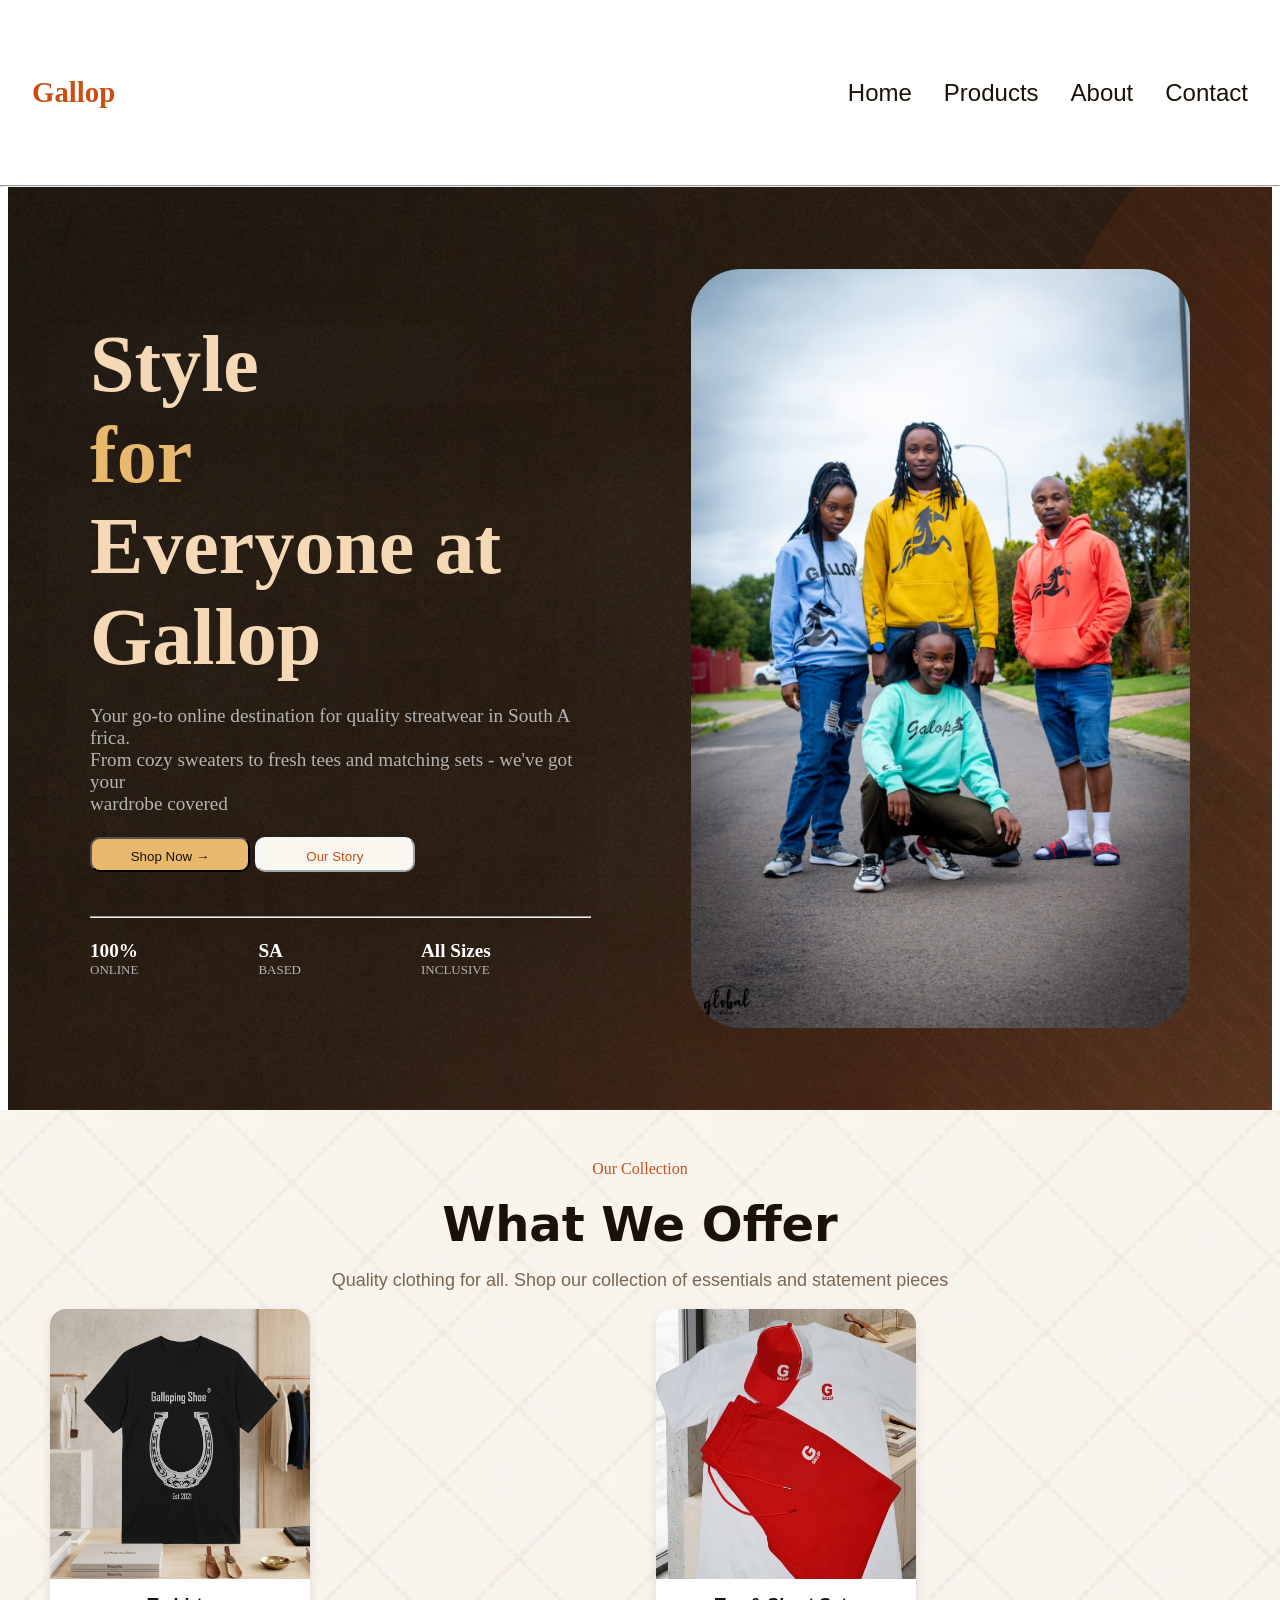
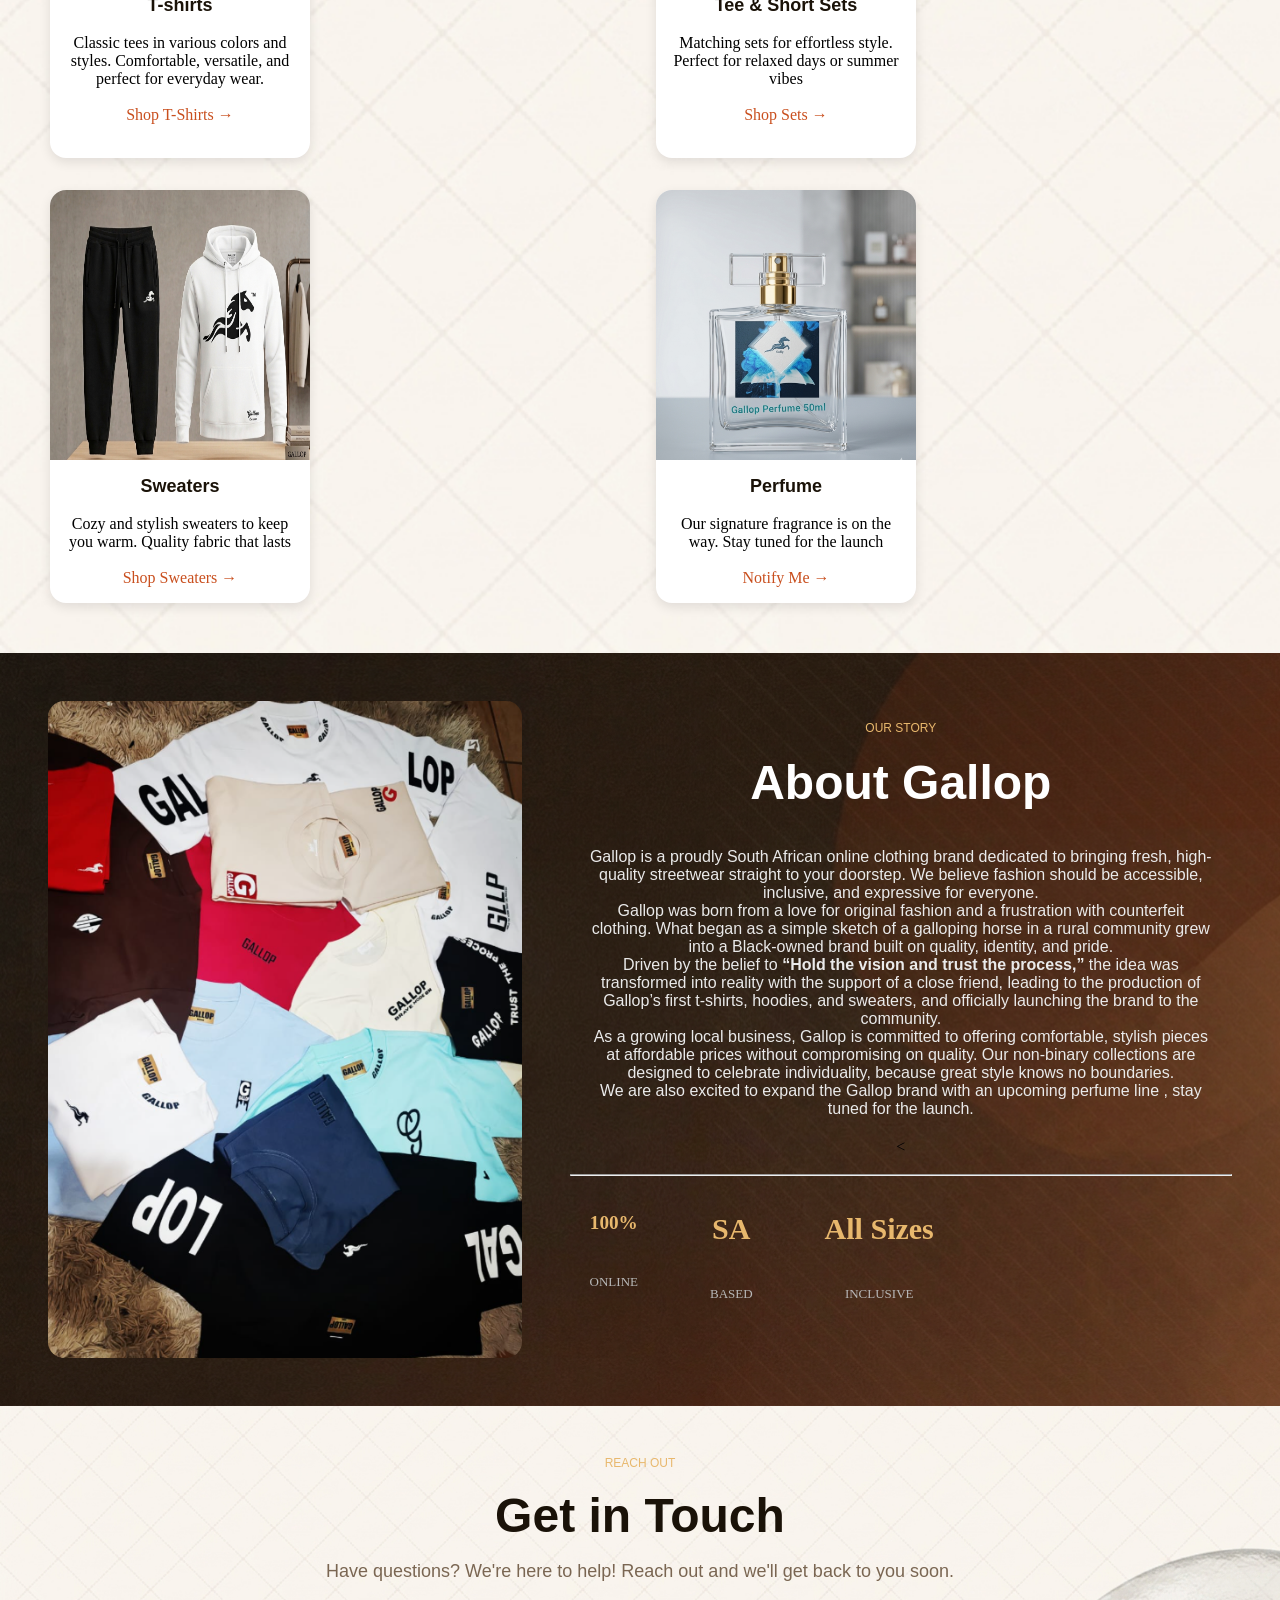
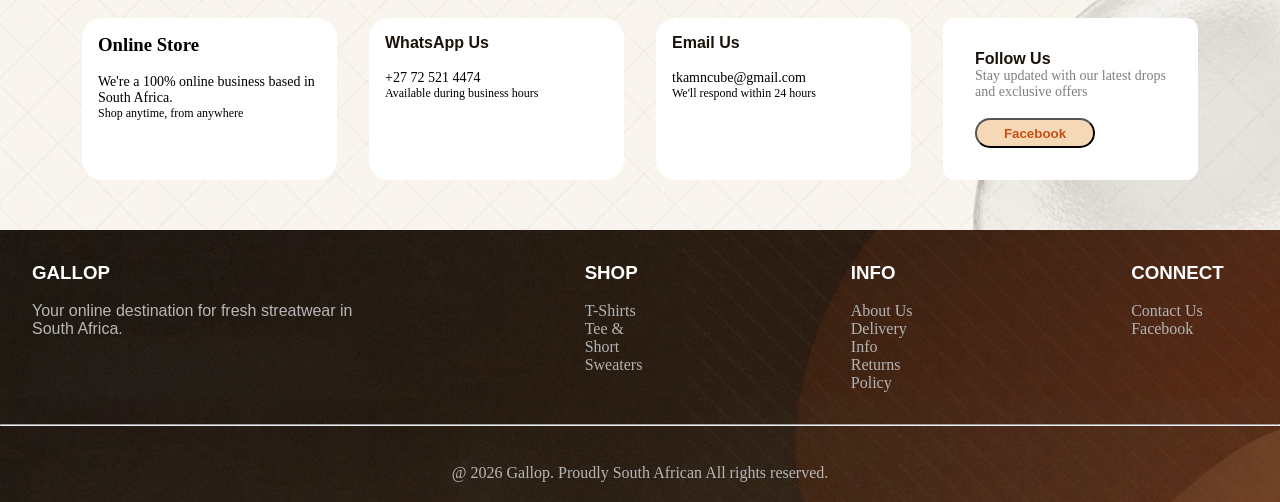
<file: index.html>
<head>
  <meta charset="UTF-8">
  <meta name="viewport" content="width=device-width, initial-scale=1.0">


 <title>Gallop</title>
  <link rel="icon" type="image/jpeg" href="images/logo.jpg">
 
<link rel="stylesheet" href="style.css"/>
<link rel="stylesheet" href="mediaqueries.css"/>
  
</head>
<title>Gallop</title>
<link rel="icon" type="image/jpeg" href="/images/icon.jpeg">
<link rel="stylesheet" href="style.css"/>
<link rel="stylesheet" href="mediaqueries.css"/>


</head>
<body>
    <nav id="desktop-nav">
       <div class="logo"><h1>Gallop</h1></div>
       <div>
       <ul class="nav-links">
        <li><a href="#home">Home</a></li>
        <li><a href="#products">Products</a></li>
        <li><a href="#about">About</a></li>
        <li><a href="#contact">Contact</a></li>
       </ul>
       </div>

    </nav>
    <nav id="hamburger-nav">
        <div class="logo"><h1>Gallop</h1></div>
        <div class="hamburger-menu">
            <div class="hamburger-icon" onclick="toggleMenu()">
              <span></span>
              <span></span>
              <span></span>
        </div>
        <div class="menu-links">
            <ul>
            <li><a href="#home" onclick="toggleMenu()">Home</a></li>
            <li><a href="#products" onclick="toggleMenu()">Products</a></li>
            <li><a href="#about" onclick="toggleMenu()">About</a></li>
            <li><a href="#contact" onclick="toggleMenu()">Contact</a></li>
        </ul>
        </div>
        </div>
    </nav>
<hr>

<section id="home">
   
 <div class="home-text">
    <h1>Style<br> <span style="color:#e8b86d">for<br></span> Everyone at Gallop</h1>
    <br>
    <p>Your go-to online destination for quality streatwear in South A frica.<br>From cozy sweaters to fresh tees and matching sets - we've got your<br> wardrobe covered</p>
     <br>
    <a href="#products"><button class="btn1">Shop Now →</button></a>
  <a href="#about"><button class="btn2">Our Story</button></a>
<br>
<br>
<br>
<hr>
<br>
<div class="home-text2">
    <div class="ht2">
    <p style="color:white"><b>100%</b></p>
    <p style="font-size: small">ONLINE</p>
    </div>
     <div class="ht2">
    <p style="color:white"><b>SA</b></p>
    <p style="font-size: small">BASED</p>
    </div>
     <div class="ht2">
    <p style="color:white"><b>All Sizes</b></p>
    <p style="font-size: small">INCLUSIVE</p>
    </div>
</div>
 </div>
 <img src="/images/home-image.png" alt="home page image">

</section>


<section id="products">
    <p style="text-align:center; color:#c94f1e ">Our Collection</p>
    <br>
    <h2 style="text-align:center ; font: Syne; font-family:system-ui, -apple-system, BlinkMacSystemFont, 'Segoe UI', Roboto, Oxygen, Ubuntu, Cantarell, 'Open Sans', 'Helvetica Neue', sans-serif; font-size: 48px; color:#1a1208">What We Offer</h2>
    <br>
    <p style="text-align:center ;color:#7a6652; font-size: 18px; font-family:sans-serif;">Quality clothing for all. Shop our collection of essentials and statement pieces</p>
    <br>

<div class="cards">
    <div class="card">
        <img src="/images/T-Shirts.png">
    <div class="card-content">
        
        <h3 style="font-family: sans-serif; font-size: 18px; color:#1a1208">T-shirts</h3>
        <br>
        <p>Classic tees in various colors and styles. Comfortable, versatile, and perfect for everyday wear.</p>
        <br>
        <a href="/t-shirts.html" style="color: #c94f1e;">Shop T-Shirts →</a>
        <br>
        <br>
    </div>
</div>

         

<div class="card">
        <img src="/images/tee&short-1.png">
    <div class="card-content">
        
        <h3 style="font-family: sans-serif; font-size: 18px; color:#1a1208">Tee & Short Sets</h3>
        <br>
        <p>Matching sets for effortless style. Perfect for relaxed days or summer vibes</p>
        <br>
        <a href="/tees&shorts.html" style="color: #c94f1e;">Shop Sets →</a>
    </div>
    </div>

    <div class="card">
        <img src="/images/hoodies - Copy.png">
    <div class="card-content">
        
        <h3 style="font-family: sans-serif; font-size: 18px; color:#1a1208">Sweaters</h3>
        <br>
        <p>Cozy and stylish sweaters to keep you warm. Quality fabric that lasts</p>
        <br>
        <a href="/sweaters.html" style="color: #c94f1e;">Shop Sweaters →</a>
    </div>
    </div>

    <div class="card">
      <img src="/images/perfume.png">
    <div class="card-content">
       
        <h3 style="font-family: sans-serif; font-size: 18px; color:#1a1208">Perfume</h3>
        <br>
        <p>Our signature fragrance is on the way. Stay tuned for the launch</p>
        <br>
        <a href="#" class="notify-link" style="color: #c94f1e; ">Notify Me →</a>
    </div>
</div>



</div>

</section>


 <section id="about">
    <img src="/images/img-about.png">
    

    <div class="about-text">
        <p style="font-family: sans-serif; font-size: 12px; color:#e8b86d">OUR STORY</p>
        <h1 style="font-family:sans-serif; font-size: 48px;color:#ffffff;">About Gallop</h1>
        <br>
        <p style="font-family: sans-serif; font-size: 16px;color:#eaeaea">
Gallop is a proudly South African online clothing brand dedicated to bringing fresh, high-quality streetwear straight to your doorstep. We believe fashion should be accessible, inclusive, and expressive for everyone.
<br>


Gallop was born from a love for original fashion and a frustration with counterfeit clothing. What began as a simple sketch of a galloping horse in a rural community grew into a Black-owned brand built on quality, identity, and pride.
<br>


Driven by the belief to <b>“Hold the vision and trust the process,”</b> the idea was transformed into reality with the support of a close friend, leading to the production of Gallop’s first t-shirts, hoodies, and sweaters, and officially launching the brand to the community.
<br>


As a growing local business, Gallop is committed to offering comfortable, stylish pieces at affordable prices without compromising on quality. Our non-binary collections are designed to celebrate individuality, because great style knows no boundaries.
<br>


We are also excited to expand the Gallop brand with an upcoming perfume line , stay tuned for the launch.
</p>
        < 
        <br>
        <br>
        <hr>
    <div class="about-text2">
    <div class="ht2">
    <p style="color:#e8b86d"><b>100%</b></p>
    <p style="font-size: small;color:#b7b7b7">ONLINE</p>
    </div>
     <div class="ht2">
    <p style="color:#e8b86d ; font-size: 30px;"><b>SA</b></p>
    <p style="font-size: small;color:#b7b7b7">BASED</p>
    </div>
     <div class="ht2">
    <p style="color:#e8b86d ; font-size: 30px;"><b>All Sizes</b></p>
    <p style="font-size: small; color:#b7b7b7">INCLUSIVE</p>
    </div>
</div> 
</div>       
    </div>
</section>

<section id="contact">
     <p style="font-family: sans-serif; font-size: 12px; color:#e8b86d ; text-align: center;">REACH OUT</p>
     <br>
    <h1 style="font-family:sans-serif; font-size: 48px;color:#1a1208; text-align: center;">Get in Touch</h1>
    <br>
    
    <p style="text-align:center; color:#7a6652; font-family: sans-serif; font-size: 18px;">Have questions? We're here to help! Reach out and we'll get back to you soon.</p>
    <br>
    <br>
    
    <div class="contact-cards">
     <div class="contact-info-container">
            <div class="contact-info">
            <h3>Online Store</h3>
            <br>
            <p style="font-size: 14px;">We're a 100% online business based in South Africa.</p>
            <p style="font-size: 12px;">Shop anytime, from anywhere</p>
            <br>
            </div>
            <div class="contact-info">
            <h3 style="font-family: sans-serif; font-size: 16px; color:#1a1208">WhatsApp Us</h3>
            <br>
            <p style="font-size: 14px;">+27 72 521 4474</p>
            <p style="font-size: 12px;">Available during business hours</p>
            <br>
            </div>
            <div class="contact-info">
            <h3 style="font-family: sans-serif; font-size: 16px; color:#1a1208">Email Us</h3>
             <br>
             <p style="font-size: 14px;">tkamncube@gmail.com</p>
             <p style="font-size: 12px;">We'll respond within 24 hours</p>
            </div>
    
   
            <div class="contact-info-socials">
            <div class="contact-info">
            <h3 style="font-family: sans-serif; font-size: 16px; color:#1a1208">Follow Us</h3>
            <p style="font-size: 14px;">Stay updated with our latest drops and exclusive offers</p>
            <br>
          
             <a href="https://www.facebook.com/share/1HmYq7ojdi/"><button><b>Facebook</b></button></a>
            </div>
            </div>
    
        
     </div>
    
</section>












<script>
    function toggleMenu() {
        const menu = document.querySelector(".menu-links");
        const icon = document.querySelector(".hamburger-icon");
        if (menu && icon) {
            menu.classList.toggle("open");
            icon.classList.toggle("open");
        }
    }

    // Close menu when clicking outside
    document.addEventListener('click', function(event) {
        const menu = document.querySelector(".menu-links");
        const icon = document.querySelector(".hamburger-icon");
        const hamburgerMenu = document.querySelector(".hamburger-menu");
        
        if (menu && icon && hamburgerMenu && menu.classList.contains('open')) {
            if (!hamburgerMenu.contains(event.target)) {
                menu.classList.remove('open');
                icon.classList.remove('open');
            }
        }
    });
</script>











</body>
<footer>
  
<div class="footer-container">
    <div class="footer-info">
        <h3 style="font-family: sans-serif; color:#ffffff">GALLOP</h3>
        <br>
        <p style="font-family: sans-serif; color:#b7b7b7;">Your online destination for fresh streatwear in South Africa.</p>
    </div>
    <div class="footer-info">
        <h3 style="font-family: sans-serif; color:#ffffff">SHOP</h3>
        <br>
        <a href="/t-shirts.html">T-Shirts</a><br>
        <a href="/tees&shorts.html">Tee & Short</a><br>
        <a href="/sweaters.html">Sweaters</a>
    </div>
    <div class="footer-info">
        <h3 style="font-family: sans-serif; color:#ffffff">INFO</h3>
        <br>
        <a href="#about">About Us</a><br>
        <a href="">Delivery Info</a><br>
        <a href="">Returns Policy</a>
    </div>
    <div class="footer-info">
        <h3 style="font-family: sans-serif; color:#ffffff">CONNECT</h3>
        <br>
        <a href="#contact">Contact Us</a>
        
        <a href="https://www.facebook.com/gallop.co.za/">Facebook</a>
    </div>
</div>



<hr>
<br>

        <p style="text-align: center;padding: 20px; color:#b7b7b7">@ 2026 Gallop. Proudly South African All rights reserved.</p>
        

</footer>

</html>
<!--<script src="script.js"></script>    -->



<script>
    // WhatsApp business number (change to your number)
     const BUSINESS_NUMBER = "27725214474";
    
    // Function to send WhatsApp message
   function sendWhatsAppMessage(itemName, messageType) {

    let message = "";

    if (messageType === "notify") {
        message = `Product Notification Request\n\nProduct: ${itemName}\nI would like to be notified when this product becomes available!\n\nThank you!`;
    } 
    else if (messageType === "order") {
        message = `New Order from Gallop\n\nProduct: ${itemName}\n\nThank you for shopping with Gallop!`;
    }

    const encodedMessage = encodeURIComponent(message);

    const whatsappUrl = `https://wa.me/${BUSINESS_NUMBER}?text=${encodedMessage}`;

    window.open(whatsappUrl, "_blank");
}
    
    // Fix the Notify Me link for Perfume
    document.addEventListener('DOMContentLoaded', function() {
        const notifyLink = document.querySelector('.notify-link');
        if (notifyLink) {
            notifyLink.addEventListener('click', function(e) {
                e.preventDefault();
                sendWhatsAppMessage("Gallop Signature Perfume", "notify");
            });
        }
        
        // If you have any other "Notify Me" buttons/links, add them here
        const anyNotifyButtons = document.querySelectorAll('[data-notify="true"], .notify-btn');
        anyNotifyButtons.forEach(btn => {
            btn.addEventListener('click', function(e) {
                e.preventDefault();
                const productName = btn.getAttribute('data-product') || "Gallop Perfume";
                sendWhatsAppMessage(productName, "notify");
            });
        });
    });

</script>
</file>
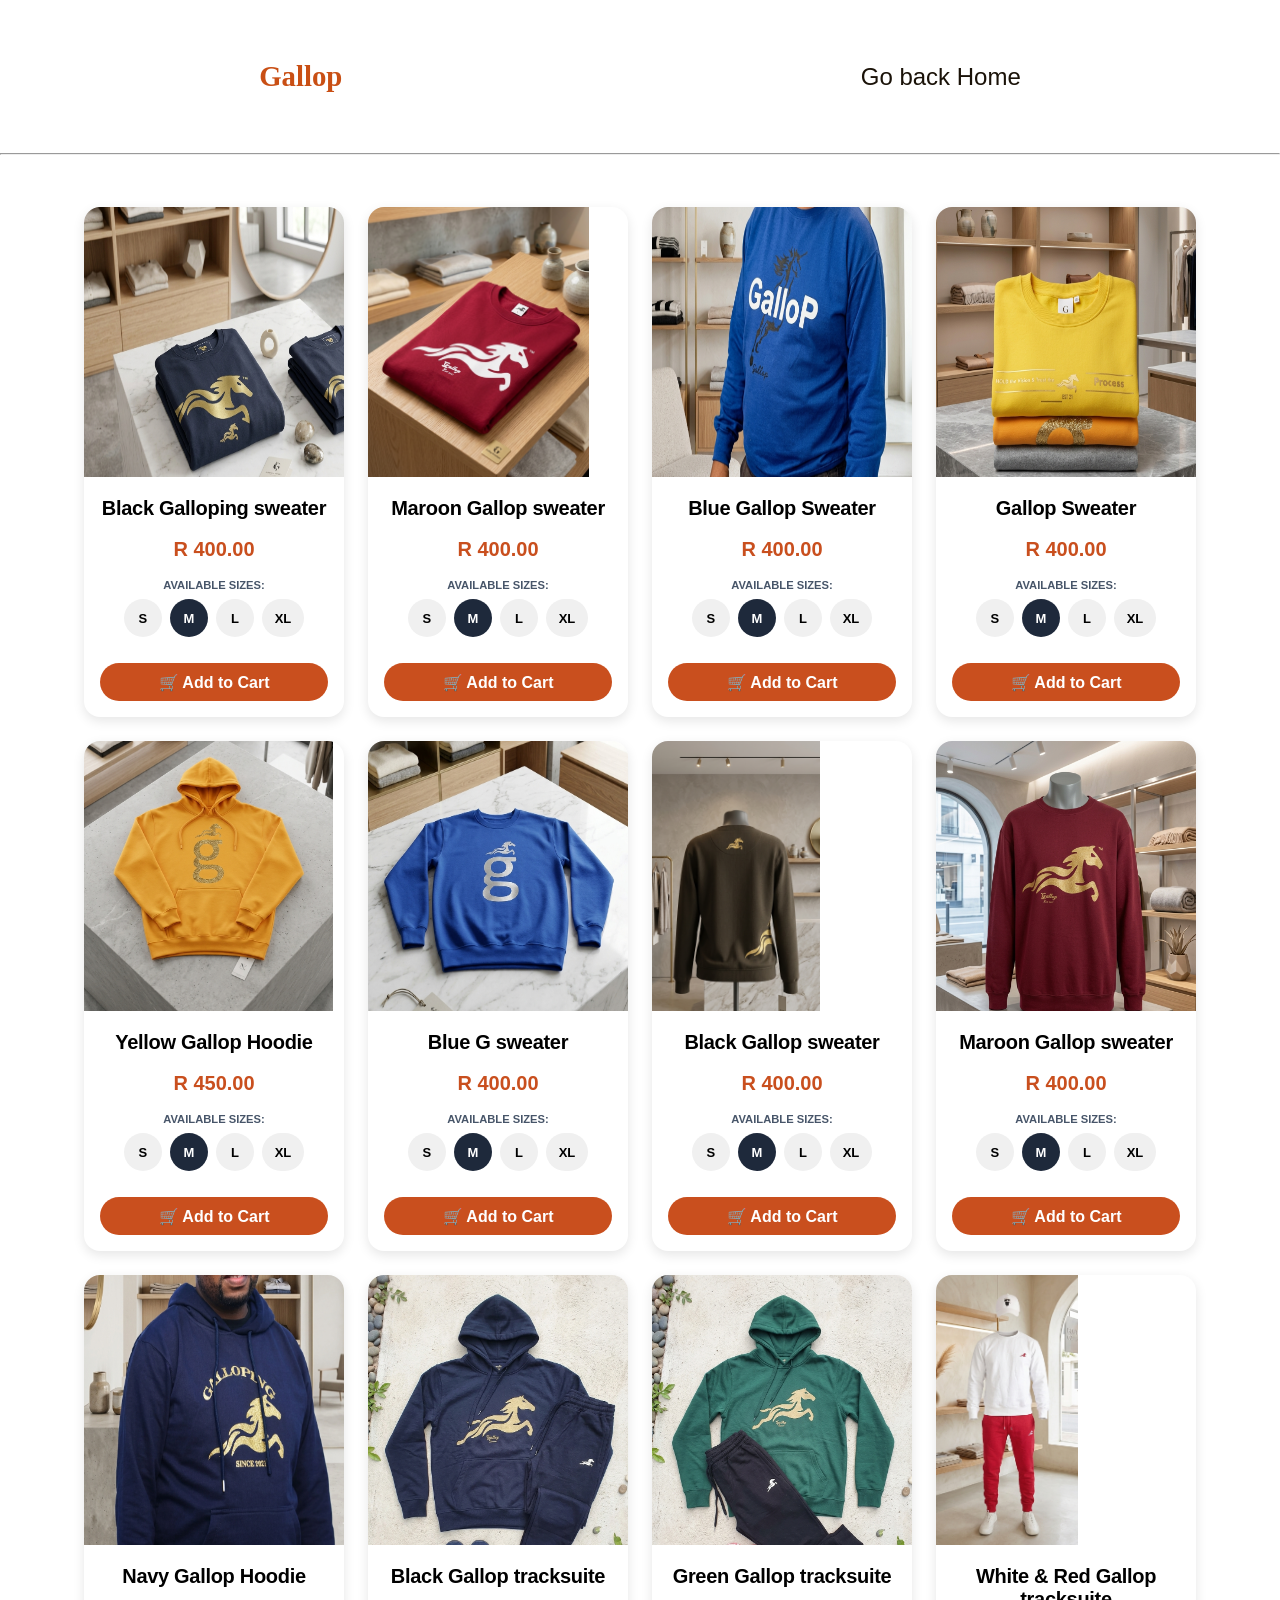
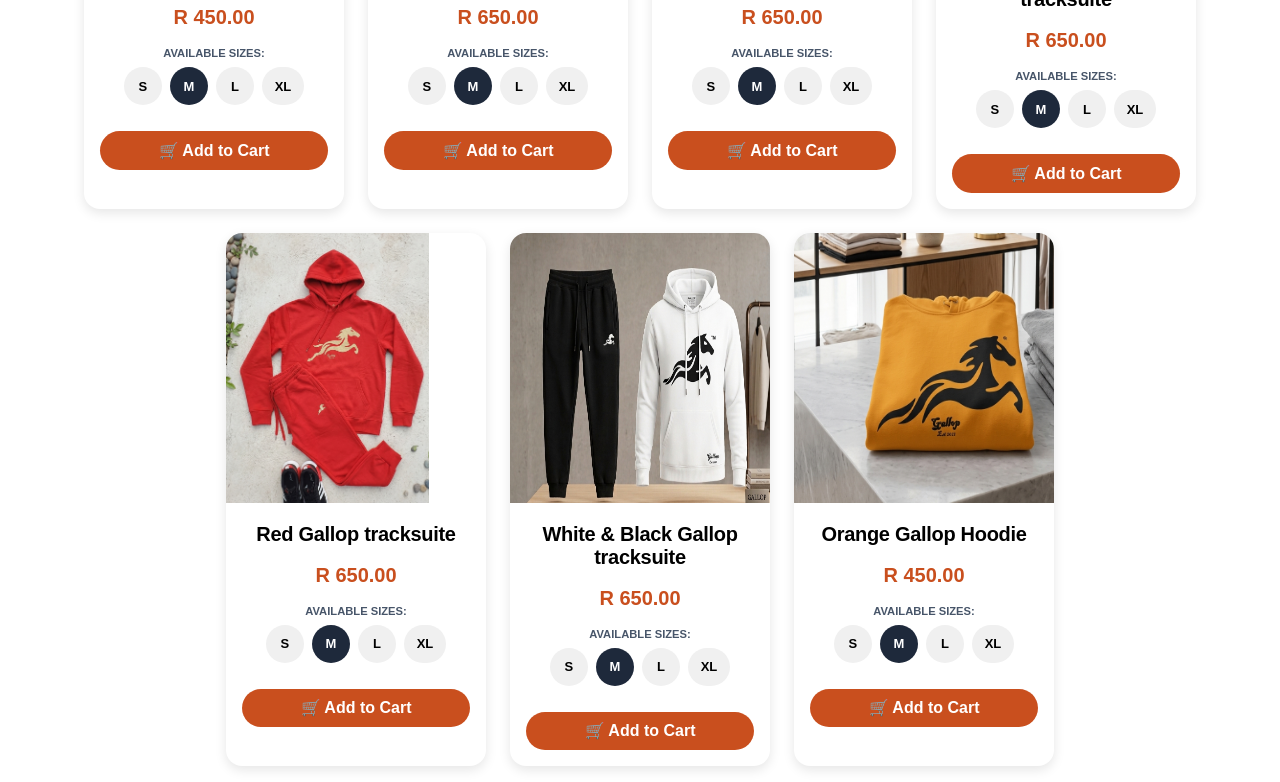
<file: sweaters.html>
<!DOCTYPE html>
<html lang="en">
<head>
    <meta charset="UTF-8">
    <meta name="viewport" content="width=device-width, initial-scale=1.0">
    <title>Gallop</title>
    <link rel="stylesheet" href="style.css"/>
    <link rel="stylesheet" href="mediaqueries.css"/>
</head>
<body>
    <nav id="menu">
       <div class="logo"><h1>Gallop</h1></div>
       <div>
       <ul class="nav-links">
        <li><a href="/index.html"> Go back Home</a></li>        
       </ul>
       </div>
    </nav>

<hr>
<br>
<br>
<section id="item-cards">
    <!--Item card-->

    <div class="card">
        <img src="/images/sweater-1.png" class="card-img">
        <div class="card-content">
           <div class="title" style="font-family: sans-serif;color:black;font-size: 20px;"><b>Black Galloping sweater</b></div>
           <br>
           <div class="prize" style="font-family: sans-serif;color:#c94f1e;font-size: 20px; "><b>R 400.00</b></div>
           <br>
           <div class="size-label" style="font-family: sans-serif;">Available sizes:</div>
           <div class="size-group">
                <button class="size-btn" data-size="S">S</button>
                <button class="size-btn" data-size="M">M</button>
                <button class="size-btn" data-size="L">L</button>
                <button class="size-btn" data-size="XL">XL</button>
           </div>
           <br>
           <button class="cart-btn">
            🛒 Add to Cart
           </button>
        </div>
    </div>

    <div class="card">
        <img src="/images/sweater-2.png" class="card-img">
        <div class="card-content">
           <div class="title" style="font-family: sans-serif;color:black;font-size: 20px;"><b>Maroon Gallop sweater</b></div>
           <br>
           <div class="prize" style="font-family: sans-serif;color:#c94f1e;font-size: 20px; "><b>R 400.00</b></div>
           <br>
           <div class="size-label" style="font-family: sans-serif">Available sizes:</div>
           <div class="size-group">
                <button class="size-btn" data-size="S">S</button>
                <button class="size-btn" data-size="M">M</button>
                <button class="size-btn" data-size="L">L</button>
                <button class="size-btn" data-size="XL">XL</button>
           </div>
           <br>
           <button class="cart-btn">
            🛒 Add to Cart
           </button>
        </div>
    </div>

    <div class="card">
        <img src="/images/sweater-3.png" class="card-img">
        <div class="card-content">
           <div class="title" style="font-family: sans-serif;color:black;font-size: 20px;"><b>Blue Gallop Sweater</b></div>
           <br>
           <div class="prize" style="font-family: sans-serif;color:#c94f1e;font-size: 20px; "><b>R 400.00</b></div>
           <br>
           <div class="size-label" style="font-family: sans-serif">Available sizes:</div>
           <div class="size-group">
                <button class="size-btn" data-size="S">S</button>
                <button class="size-btn" data-size="M">M</button>
                <button class="size-btn" data-size="L">L</button>
                <button class="size-btn" data-size="XL">XL</button>
           </div>
           <br>
           <button class="cart-btn">
            🛒 Add to Cart
           </button>
        </div>
    </div>

    <div class="card">
        <img src="/images/sweater-5.png" class="card-img">
        <div class="card-content">
           <div class="title" style="font-family: sans-serif;color:black;font-size: 20px;"><b> Gallop Sweater </b></div>
           <br>
           <div class="prize" style="font-family: sans-serif;color:#c94f1e;font-size: 20px; "><b>R 400.00</b></div>
           <br>
           <div class="size-label" style="font-family: sans-serif">Available sizes:</div>
           <div class="size-group">
                <button class="size-btn" data-size="S">S</button>
                <button class="size-btn" data-size="M">M</button>
                <button class="size-btn" data-size="L">L</button>
                <button class="size-btn" data-size="XL">XL</button>
           </div>
           <br>
           <button class="cart-btn">
            🛒 Add to Cart
           </button>
        </div>
    </div>

    <div class="card">
        <img src="/images/sweater-6.png" class="card-img">
        <div class="card-content">
           <div class="title" style="font-family: sans-serif;color:black;font-size: 20px;"><b>Yellow Gallop Hoodie</b></div>
           <br>
           <div class="prize" style="font-family: sans-serif;color:#c94f1e;font-size: 20px; "><b>R 450.00</b></div>
           <br>
           <div class="size-label" style="font-family: sans-serif">Available sizes:</div>
           <div class="size-group">
                <button class="size-btn" data-size="S">S</button>
                <button class="size-btn" data-size="M">M</button>
                <button class="size-btn" data-size="L">L</button>
                <button class="size-btn" data-size="XL">XL</button>
           </div>
           <br>
           <button class="cart-btn">
            🛒 Add to Cart
           </button>
        </div>
    </div>

    <div class="card">
        <img src="/images/sweater-7.png" class="card-img">
        <div class="card-content">
           <div class="title" style="font-family: sans-serif;color:black;font-size: 20px;"><b>Blue G sweater</b></div>
           <br>
           <div class="prize" style="font-family: sans-serif;color:#c94f1e;font-size: 20px; "><b>R 400.00</b></div>
           <br>
           <div class="size-label" style="font-family: sans-serif;">Available sizes:</div>
           <div class="size-group">
                <button class="size-btn" data-size="S">S</button>
                <button class="size-btn" data-size="M">M</button>
                <button class="size-btn" data-size="L">L</button>
                <button class="size-btn" data-size="XL">XL</button>
           </div>
           <br>
           <button class="cart-btn">
            🛒 Add to Cart
           </button>
        </div>
    </div>

    <div class="card">
        <img src="/images/sweater-8 - Copy.png" class="card-img">
        <div class="card-content">
           <div class="title" style="font-family: sans-serif;color:black;font-size: 20px;"><b>Black Gallop sweater</b></div>
           <br>
           <div class="prize" style="font-family: sans-serif;color:#c94f1e;font-size: 20px; "><b>R 400.00</b></div>
           <br>
           <div class="size-label" style="font-family: sans-serif;">Available sizes:</div>
           <div class="size-group">
                <button class="size-btn" data-size="S">S</button>
                <button class="size-btn" data-size="M">M</button>
                <button class="size-btn" data-size="L">L</button>
                <button class="size-btn" data-size="XL">XL</button>
           </div>
           <br>
           <button class="cart-btn">
            🛒 Add to Cart
           </button>
        </div>
    </div>


   

     <div class="card">
        <img src="/images/sweater-9.png" class="card-img">
        <div class="card-content">
           <div class="title" style="font-family: sans-serif;color:black;font-size: 20px;"><b>Maroon Gallop sweater</b></div>
           <br>
           <div class="prize" style="font-family: sans-serif;color:#c94f1e;font-size: 20px; "><b>R 400.00</b></div>
           <br>
           <div class="size-label" style="font-family: sans-serif;">Available sizes:</div>
           <div class="size-group">
                <button class="size-btn" data-size="S">S</button>
                <button class="size-btn" data-size="M">M</button>
                <button class="size-btn" data-size="L">L</button>
                <button class="size-btn" data-size="XL">XL</button>
           </div>
           <br>
           <button class="cart-btn">
            🛒 Add to Cart
           </button>
        </div>
    </div>

<div class="card">
        <img src="/images/navy hoodie.png" class="card-img">
        <div class="card-content">
           <div class="title" style="font-family: sans-serif;color:black;font-size: 20px;"><b>Navy Gallop Hoodie</b></div>
           <br>
           <div class="prize" style="font-family: sans-serif;color:#c94f1e;font-size: 20px; "><b>R 450.00</b></div>
           <br>
           <div class="size-label" style="font-family: sans-serif;">Available sizes:</div>
           <div class="size-group">
                <button class="size-btn" data-size="S">S</button>
                <button class="size-btn" data-size="M">M</button>
                <button class="size-btn" data-size="L">L</button>
                <button class="size-btn" data-size="XL">XL</button>
           </div>
           <br>
           <button class="cart-btn">
            🛒 Add to Cart
           </button>
        </div>
    </div>


   <div class="card">
        <img src="/images/black tracksuite.png" class="card-img">
        <div class="card-content">
           <div class="title" style="font-family: sans-serif;color:black;font-size: 20px;"><b> Black Gallop tracksuite</b></div>
           <br>
           <div class="prize" style="font-family: sans-serif;color:#c94f1e;font-size: 20px; "><b>R 650.00</b></div>
           <br>
           <div class="size-label" style="font-family: sans-serif;">Available sizes:</div>
           <div class="size-group">
                <button class="size-btn" data-size="S">S</button>
                <button class="size-btn" data-size="M">M</button>
                <button class="size-btn" data-size="L">L</button>
                <button class="size-btn" data-size="XL">XL</button>
           </div>
           <br>
           <button class="cart-btn">
            🛒 Add to Cart
           </button>
        </div>
    </div>



    <div class="card">
        <img src="/images/green tracksuite.png" class="card-img">
        <div class="card-content">
           <div class="title" style="font-family: sans-serif;color:black;font-size: 20px;"><b>Green Gallop tracksuite</b></div>
           <br>
           <div class="prize" style="font-family: sans-serif;color:#c94f1e;font-size: 20px; "><b>R 650.00</b></div>
           <br>
           <div class="size-label" style="font-family: sans-serif;">Available sizes:</div>
           <div class="size-group">
                <button class="size-btn" data-size="S">S</button>
                <button class="size-btn" data-size="M">M</button>
                <button class="size-btn" data-size="L">L</button>
                <button class="size-btn" data-size="XL">XL</button>
           </div>
           <br>
           <button class="cart-btn">
            🛒 Add to Cart
           </button>
        </div>
    </div>



    <div class="card">
        <img src="/images/red tracksuite.png" class="card-img">
        <div class="card-content">
           <div class="title" style="font-family: sans-serif;color:black;font-size: 20px;"><b>White & Red Gallop tracksuite</b></div>
           <br>
           <div class="prize" style="font-family: sans-serif;color:#c94f1e;font-size: 20px; "><b>R 650.00</b></div>
           <br>
           <div class="size-label" style="font-family: sans-serif;">Available sizes:</div>
           <div class="size-group">
                <button class="size-btn" data-size="S">S</button>
                <button class="size-btn" data-size="M">M</button>
                <button class="size-btn" data-size="L">L</button>
                <button class="size-btn" data-size="XL">XL</button>
           </div>
           <br>
           <button class="cart-btn">
            🛒 Add to Cart
           </button>
        </div>
    </div>


    <div class="card">
        <img src="/images/red tracksuite-1.png" class="card-img">
        <div class="card-content">
           <div class="title" style="font-family: sans-serif;color:black;font-size: 20px;"><b>Red Gallop tracksuite</b></div>
           <br>
           <div class="prize" style="font-family: sans-serif;color:#c94f1e;font-size: 20px; "><b>R 650.00</b></div>
           <br>
           <div class="size-label" style="font-family: sans-serif;">Available sizes:</div>
           <div class="size-group">
                <button class="size-btn" data-size="S">S</button>
                <button class="size-btn" data-size="M">M</button>
                <button class="size-btn" data-size="L">L</button>
                <button class="size-btn" data-size="XL">XL</button>
           </div>
           <br>
           <button class="cart-btn">
            🛒 Add to Cart
           </button>
        </div>
    </div>



     <div class="card">
        <img src="/images/hoodies - Copy.png" class="card-img">
        <div class="card-content">
           <div class="title" style="font-family: sans-serif;color:black;font-size: 20px;"><b>White & Black Gallop tracksuite</b></div>
           <br>
           <div class="prize" style="font-family: sans-serif;color:#c94f1e;font-size: 20px; "><b>R 650.00</b></div>
           <br>
           <div class="size-label" style="font-family: sans-serif;">Available sizes:</div>
           <div class="size-group">
                <button class="size-btn" data-size="S">S</button>
                <button class="size-btn" data-size="M">M</button>
                <button class="size-btn" data-size="L">L</button>
                <button class="size-btn" data-size="XL">XL</button>
           </div>
           <br>
           <button class="cart-btn">
            🛒 Add to Cart
           </button>
        </div>
    </div>

     

    

       <div class="card">
        <img src="/images/hoodie-3.png" class="card-img">
        <div class="card-content">
           <div class="title" style="font-family: sans-serif;color:black;font-size: 20px;"><b>Orange Gallop Hoodie</b></div>
           <br>
           <div class="prize" style="font-family: sans-serif;color:#c94f1e;font-size: 20px; "><b>R 450.00</b></div>
           <br>
           <div class="size-label" style="font-family: sans-serif;">Available sizes:</div>
           <div class="size-group">
                <button class="size-btn" data-size="S">S</button>
                <button class="size-btn" data-size="M">M</button>
                <button class="size-btn" data-size="L">L</button>
                <button class="size-btn" data-size="XL">XL</button>
           </div>
           <br>
           <button class="cart-btn">
            🛒 Add to Cart
           </button>
        </div>
    </div>

</section>

<script>
    // WhatsApp order functionality for all cards
    (function() {
        // Get all product cards
        const allCards = document.querySelectorAll('.card');
        
        // Helper function to send WhatsApp message
        function sendToWhatsApp(itemName, size, price) {
            const message = `🛍️ *New Order from Gallop*%0A%0A👕 Product: ${itemName}%0A📏 Size: ${size}%0A💰 Price: R${price}%0A%0AThank you for shopping with Gallop! 🙌`;
            const whatsappUrl = `https://wa.me/27725214474?text=${message}`;
            window.open(whatsappUrl, '_blank');
        }
        
        // Loop through each card and set up its functionality
        allCards.forEach((card) => {
            // Get item name from the card
            let itemName = 'Black Gallop Tee';
            const titleEl = card.querySelector('.title');
            if (titleEl) {
                itemName = titleEl.textContent || titleEl.innerText;
                itemName = itemName.replace(/<[^>]*>/g, '').trim();
            }
            
            // Get price from the card
            let price = '190';
            const priceEl = card.querySelector('.prize');
            if (priceEl) {
                let priceText = priceEl.textContent || priceEl.innerText;
                let match = priceText.match(/\d+(?:\.\d+)?/);
                if (match) price = match[0];
            }
            
            // Store data on card for easy access
            card.setAttribute('data-item-name', itemName);
            card.setAttribute('data-price', price);
            
            // Get size buttons inside this card
            const sizeGroup = card.querySelector('.size-group');
            let sizeButtons = [];
            if (sizeGroup) {
                sizeButtons = Array.from(sizeGroup.querySelectorAll('.size-btn'));
                
                // Set default active size (M if exists, otherwise first)
                let hasActive = sizeGroup.querySelector('.size-btn.active');
                if (!hasActive && sizeButtons.length > 0) {
                    const defaultMBtn = sizeButtons.find(btn => btn.getAttribute('data-size') === 'M');
                    if (defaultMBtn) {
                        defaultMBtn.classList.add('active');
                    } else {
                        sizeButtons[0].classList.add('active');
                    }
                }
                
                // Add click event to size buttons
                sizeButtons.forEach(btn => {
                    btn.addEventListener('click', function(e) {
                        e.stopPropagation();
                        sizeButtons.forEach(b => b.classList.remove('active'));
                        this.classList.add('active');
                    });
                });
            }
            
            // Get Add to Cart button and add click handler
            const cartBtn = card.querySelector('.cart-btn');
            if (cartBtn) {
                cartBtn.addEventListener('click', function(e) {
                    e.preventDefault();
                    
                    // Get selected size
                    let selectedSize = 'M';
                    const currentSizeGroup = card.querySelector('.size-group');
                    if (currentSizeGroup) {
                        const activeBtn = currentSizeGroup.querySelector('.size-btn.active');
                        if (activeBtn) {
                            selectedSize = activeBtn.getAttribute('data-size');
                        } else {
                            const allBtns = currentSizeGroup.querySelectorAll('.size-btn');
                            const mBtn = Array.from(allBtns).find(btn => btn.getAttribute('data-size') === 'M');
                            if (mBtn) {
                                selectedSize = 'M';
                                mBtn.classList.add('active');
                            } else if (allBtns.length > 0) {
                                selectedSize = allBtns[0].getAttribute('data-size');
                                allBtns[0].classList.add('active');
                            }
                        }
                    }
                    
                    // Get final values
                    const finalItemName = card.getAttribute('data-item-name') || itemName;
                    const finalPrice = card.getAttribute('data-price') || price;
                    
                    // Send to WhatsApp
                    sendToWhatsApp(finalItemName, selectedSize, finalPrice);
                });
            }
        });
    })();
</script>

</body>
</html>
</file>
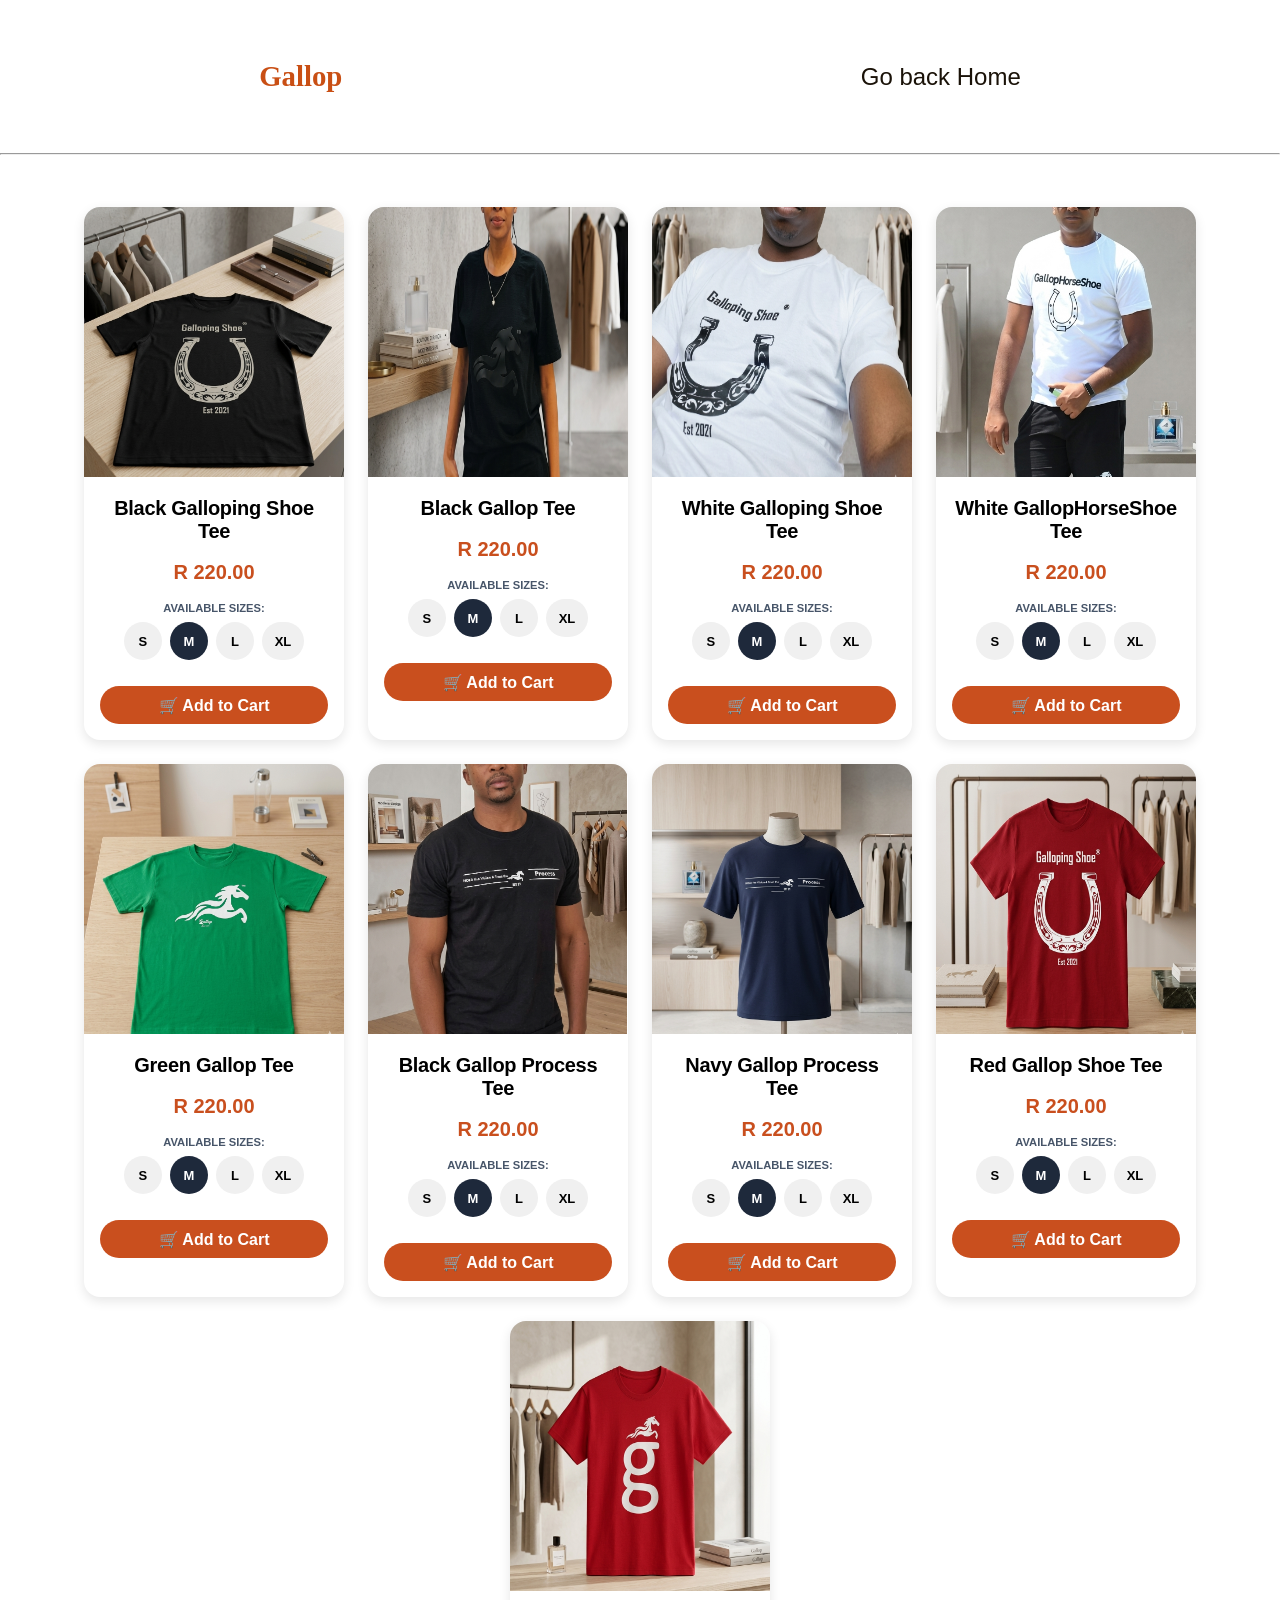
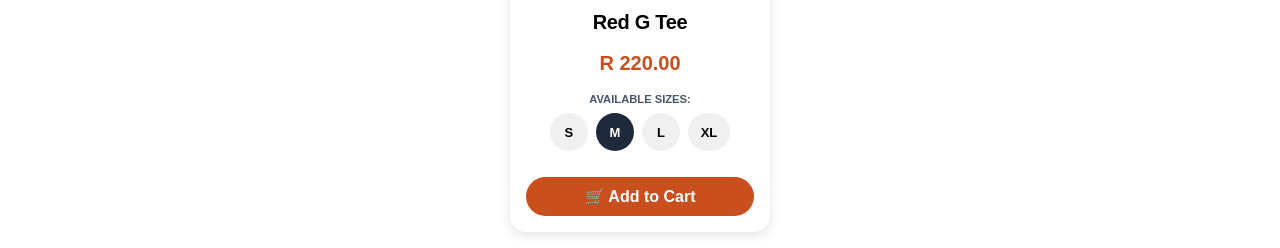
<file: t-shirts.html>
<!DOCTYPE html>
<html lang="en">
<head>
    <meta charset="UTF-8">
    <meta name="viewport" content="width=device-width, initial-scale=1.0">
    <title>Gallop</title>
    <link rel="stylesheet" href="style.css"/>
    <link rel="stylesheet" href="mediaqueries.css"/>
</head>
<body>
    <nav id="menu">
       <div class="logo"><h1>Gallop</h1></div>
       <div>
       <ul class="nav-links">
        <li><a href="/index.html"> Go back Home</a></li>        
       </ul>
       </div>
    </nav>

<hr>
<br>
<br>
<section id="item-cards">
    <!--Item card-->

    <div class="card">
        <img src="/images/tee-10.png" class="card-img">
        <div class="card-content">
           <div class="title" style="font-family: sans-serif;color:black;font-size: 20px;"><b>Black Galloping Shoe Tee</b></div>
           <br>
           <div class="prize" style="font-family: sans-serif;color:#c94f1e;font-size: 20px; "><b>R 220.00</b></div>
           <br>
           <div class="size-label" style="font-family: sans-serif;">Available sizes:</div>
           <div class="size-group">
                <button class="size-btn" data-size="S">S</button>
                <button class="size-btn" data-size="M">M</button>
                <button class="size-btn" data-size="L">L</button>
                <button class="size-btn" data-size="XL">XL</button>
           </div>
           <br>
           <button class="cart-btn">
            🛒 Add to Cart
           </button>
        </div>
    </div>

    <div class="card">
        <img src="/images/tee-2.png" class="card-img">
        <div class="card-content">
           <div class="title" style="font-family: sans-serif;color:black;font-size: 20px;"><b>Black Gallop Tee</b></div>
           <br>
           <div class="prize" style="font-family: sans-serif;color:#c94f1e;font-size: 20px; "><b>R 220.00</b></div>
           <br>
           <div class="size-label" style="font-family: sans-serif">Available sizes:</div>
           <div class="size-group">
                <button class="size-btn" data-size="S">S</button>
                <button class="size-btn" data-size="M">M</button>
                <button class="size-btn" data-size="L">L</button>
                <button class="size-btn" data-size="XL">XL</button>
           </div>
           <br>
           <button class="cart-btn">
            🛒 Add to Cart
           </button>
        </div>
    </div>

    <div class="card">
        <img src="/images/tee-3.png" class="card-img">
        <div class="card-content">
           <div class="title" style="font-family: sans-serif;color:black;font-size: 20px;"><b>White Galloping Shoe Tee</b></div>
           <br>
           <div class="prize" style="font-family: sans-serif;color:#c94f1e;font-size: 20px; "><b>R 220.00</b></div>
           <br>
           <div class="size-label" style="font-family: sans-serif">Available sizes:</div>
           <div class="size-group">
                <button class="size-btn" data-size="S">S</button>
                <button class="size-btn" data-size="M">M</button>
                <button class="size-btn" data-size="L">L</button>
                <button class="size-btn" data-size="XL">XL</button>
           </div>
           <br>
           <button class="cart-btn">
            🛒 Add to Cart
           </button>
        </div>
    </div>

    <div class="card">
        <img src="/images/tee-4.png" class="card-img">
        <div class="card-content">
           <div class="title" style="font-family: sans-serif;color:black;font-size: 20px;"><b>White GallopHorseShoe Tee</b></div>
           <br>
           <div class="prize" style="font-family: sans-serif;color:#c94f1e;font-size: 20px; "><b>R 220.00</b></div>
           <br>
           <div class="size-label" style="font-family: sans-serif">Available sizes:</div>
           <div class="size-group">
                <button class="size-btn" data-size="S">S</button>
                <button class="size-btn" data-size="M">M</button>
                <button class="size-btn" data-size="L">L</button>
                <button class="size-btn" data-size="XL">XL</button>
           </div>
           <br>
           <button class="cart-btn">
            🛒 Add to Cart
           </button>
        </div>
    </div>

    <div class="card">
        <img src="/images/tee-5.png" class="card-img">
        <div class="card-content">
           <div class="title" style="font-family: sans-serif;color:black;font-size: 20px;"><b>Green Gallop Tee</b></div>
           <br>
           <div class="prize" style="font-family: sans-serif;color:#c94f1e;font-size: 20px; "><b>R 220.00</b></div>
           <br>
           <div class="size-label" style="font-family: sans-serif">Available sizes:</div>
           <div class="size-group">
                <button class="size-btn" data-size="S">S</button>
                <button class="size-btn" data-size="M">M</button>
                <button class="size-btn" data-size="L">L</button>
                <button class="size-btn" data-size="XL">XL</button>
           </div>
           <br>
           <button class="cart-btn">
            🛒 Add to Cart
           </button>
        </div>
    </div>

    <div class="card">
        <img src="/images/tee-6.png" class="card-img">
        <div class="card-content">
           <div class="title" style="font-family: sans-serif;color:black;font-size: 20px;"><b>Black Gallop Process Tee</b></div>
           <br>
           <div class="prize" style="font-family: sans-serif;color:#c94f1e;font-size: 20px; "><b>R 220.00</b></div>
           <br>
           <div class="size-label" style="font-family: sans-serif;">Available sizes:</div>
           <div class="size-group">
                <button class="size-btn" data-size="S">S</button>
                <button class="size-btn" data-size="M">M</button>
                <button class="size-btn" data-size="L">L</button>
                <button class="size-btn" data-size="XL">XL</button>
           </div>
           <br>
           <button class="cart-btn">
            🛒 Add to Cart
           </button>
        </div>
    </div>

    <div class="card">
        <img src="/images/tee-7.png" class="card-img">
        <div class="card-content">
           <div class="title" style="font-family: sans-serif;color:black;font-size: 20px;"><b>Navy Gallop Process Tee</b></div>
           <br>
           <div class="prize" style="font-family: sans-serif;color:#c94f1e;font-size: 20px; "><b>R 220.00</b></div>
           <br>
           <div class="size-label" style="font-family: sans-serif;">Available sizes:</div>
           <div class="size-group">
                <button class="size-btn" data-size="S">S</button>
                <button class="size-btn" data-size="M">M</button>
                <button class="size-btn" data-size="L">L</button>
                <button class="size-btn" data-size="XL">XL</button>
           </div>
           <br>
           <button class="cart-btn">
            🛒 Add to Cart
           </button>
        </div>
    </div>

    <div class="card">
        <img src="/images/tee-8.png" class="card-img">
        <div class="card-content">
           <div class="title" style="font-family: sans-serif;color:black;font-size: 20px;"><b>Red Gallop Shoe Tee</b></div>
           <br>
           <div class="prize" style="font-family: sans-serif;color:#c94f1e;font-size: 20px; "><b>R 220.00</b></div>
           <br>
           <div class="size-label" style="font-family: sans-serif;">Available sizes:</div>
           <div class="size-group">
                <button class="size-btn" data-size="S">S</button>
                <button class="size-btn" data-size="M">M</button>
                <button class="size-btn" data-size="L">L</button>
                <button class="size-btn" data-size="XL">XL</button>
           </div>
           <br>
           <button class="cart-btn">
            🛒 Add to Cart
           </button>
        </div>
    </div>


        <div class="card">
        <img src="/images/tee-9.png" class="card-img">
        <div class="card-content">
           <div class="title" style="font-family: sans-serif;color:black;font-size: 20px;"><b>Red G Tee</b></div>
           <br>
           <div class="prize" style="font-family: sans-serif;color:#c94f1e;font-size: 20px; "><b>R 220.00</b></div>
           <br>
           <div class="size-label" style="font-family: sans-serif;">Available sizes:</div>
           <div class="size-group">
                <button class="size-btn" data-size="S">S</button>
                <button class="size-btn" data-size="M">M</button>
                <button class="size-btn" data-size="L">L</button>
                <button class="size-btn" data-size="XL">XL</button>
           </div>
           <br>
           <button class="cart-btn">
            🛒 Add to Cart
           </button>
        </div>
    </div>

</section>

<script>
     (function() {
        // Get all product cards
        const allCards = document.querySelectorAll('.card');
        
        // Helper function to send WhatsApp message
        function sendToWhatsApp(itemName, size, price) {
            const message = `🛍️ *New Order from Gallop*%0A%0A👕 Product: ${itemName}%0A📏 Size: ${size}%0A💰 Price: R${price}%0A%0AThank you for shopping with Gallop! 🙌`;
            const whatsappUrl = `https://wa.me/27725214474?text=${message}`;
            window.open(whatsappUrl, '_blank');
        }
        
        // Loop through each card and set up its functionality
        allCards.forEach((card) => {
            // Get item name from the card
            let itemName = 'Black Gallop Tee';
            const titleEl = card.querySelector('.title');
            if (titleEl) {
                itemName = titleEl.textContent || titleEl.innerText;
                itemName = itemName.replace(/<[^>]*>/g, '').trim();
            }
            
            // Get price from the card
            let price = '190';
            const priceEl = card.querySelector('.prize');
            if (priceEl) {
                let priceText = priceEl.textContent || priceEl.innerText;
                let match = priceText.match(/\d+(?:\.\d+)?/);
                if (match) price = match[0];
            }
            
            // Store data on card for easy access
            card.setAttribute('data-item-name', itemName);
            card.setAttribute('data-price', price);
            
            // Get size buttons inside this card
            const sizeGroup = card.querySelector('.size-group');
            let sizeButtons = [];
            if (sizeGroup) {
                sizeButtons = Array.from(sizeGroup.querySelectorAll('.size-btn'));
                
                // Set default active size (M if exists, otherwise first)
                let hasActive = sizeGroup.querySelector('.size-btn.active');
                if (!hasActive && sizeButtons.length > 0) {
                    const defaultMBtn = sizeButtons.find(btn => btn.getAttribute('data-size') === 'M');
                    if (defaultMBtn) {
                        defaultMBtn.classList.add('active');
                    } else {
                        sizeButtons[0].classList.add('active');
                    }
                }
                
                // Add click event to size buttons
                sizeButtons.forEach(btn => {
                    btn.addEventListener('click', function(e) {
                        e.stopPropagation();
                        sizeButtons.forEach(b => b.classList.remove('active'));
                        this.classList.add('active');
                    });
                });
            }
            
            // Get Add to Cart button and add click handler
            const cartBtn = card.querySelector('.cart-btn');
            if (cartBtn) {
                cartBtn.addEventListener('click', function(e) {
                    e.preventDefault();
                    
                    // Get selected size
                    let selectedSize = 'M';
                    const currentSizeGroup = card.querySelector('.size-group');
                    if (currentSizeGroup) {
                        const activeBtn = currentSizeGroup.querySelector('.size-btn.active');
                        if (activeBtn) {
                            selectedSize = activeBtn.getAttribute('data-size');
                        } else {
                            const allBtns = currentSizeGroup.querySelectorAll('.size-btn');
                            const mBtn = Array.from(allBtns).find(btn => btn.getAttribute('data-size') === 'M');
                            if (mBtn) {
                                selectedSize = 'M';
                                mBtn.classList.add('active');
                            } else if (allBtns.length > 0) {
                                selectedSize = allBtns[0].getAttribute('data-size');
                                allBtns[0].classList.add('active');
                            }
                        }
                    }
                    
                    // Get final values
                    const finalItemName = card.getAttribute('data-item-name') || itemName;
                    const finalPrice = card.getAttribute('data-price') || price;
                    
                    // Send to WhatsApp
                    sendToWhatsApp(finalItemName, selectedSize, finalPrice);
                });
            }
        });
    })();
</script>

</body>
</html>
</file>
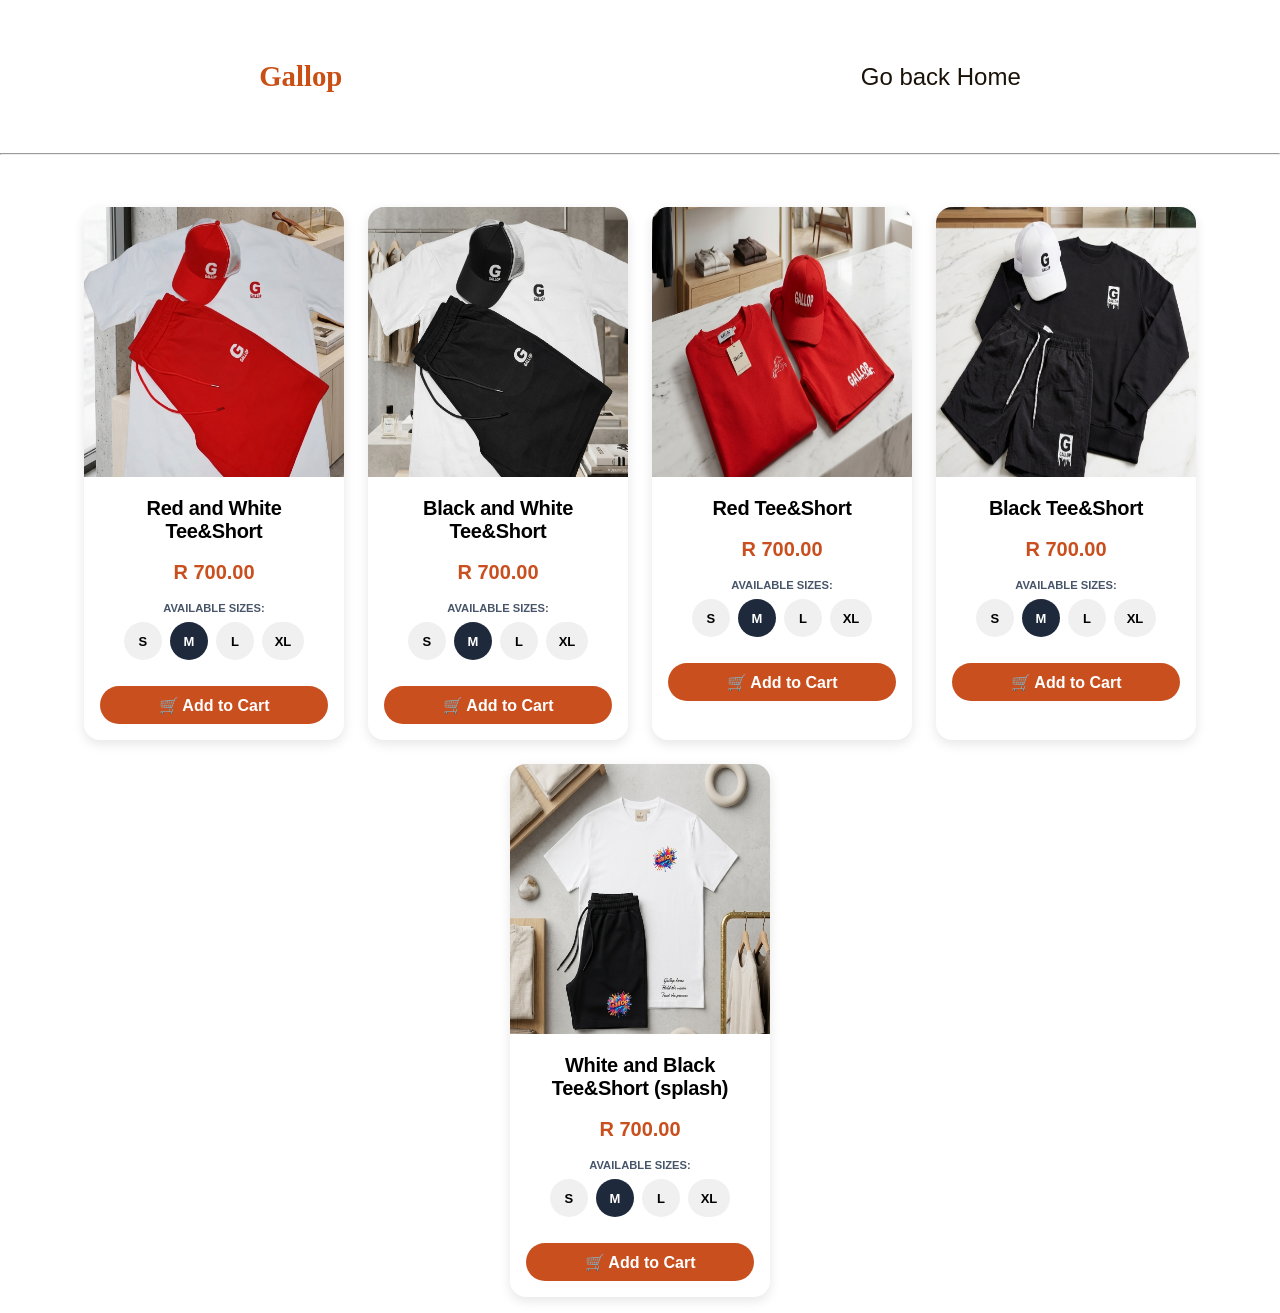
<file: tees&shorts.html>
<!DOCTYPE html>
<html lang="en">
<head>
    <meta charset="UTF-8">
    <meta name="viewport" content="width=device-width, initial-scale=1.0">
    <title>Gallop</title>
    <link rel="stylesheet" href="style.css"/>
    <link rel="stylesheet" href="mediaqueries.css"/>
</head>
<body>
    <nav id="menu">
       <div class="logo"><h1>Gallop</h1></div>
       <div>
       <ul class="nav-links">
        <li><a href="/index.html"> Go back Home</a></li>        
       </ul>
       </div>
    </nav>

<hr>
<br>
<br>
<section id="item-cards">
    <!--Item card-->

    <div class="card">
        <img src="/images/tee&short-1.png" class="card-img">
        <div class="card-content">
           <div class="title" style="font-family: sans-serif;color:black;font-size: 20px;"><b>Red and White Tee&Short</b></div>
           <br>
           <div class="prize" style="font-family: sans-serif;color:#c94f1e;font-size: 20px; "><b>R 700.00</b></div>
           <br>
           <div class="size-label" style="font-family: sans-serif;">Available sizes:</div>
           <div class="size-group">
                <button class="size-btn" data-size="S">S</button>
                <button class="size-btn" data-size="M">M</button>
                <button class="size-btn" data-size="L">L</button>
                <button class="size-btn" data-size="XL">XL</button>
           </div>
           <br>
           <button class="cart-btn">
            🛒 Add to Cart
           </button>
        </div>
    </div>

    <div class="card">
        <img src="/images/tee&short-2.png" class="card-img">
        <div class="card-content">
           <div class="title" style="font-family: sans-serif;color:black;font-size: 20px;"><b>Black and White Tee&Short</b></div>
           <br>
           <div class="prize" style="font-family: sans-serif;color:#c94f1e;font-size: 20px; "><b>R 700.00</b></div>
           <br>
           <div class="size-label" style="font-family: sans-serif">Available sizes:</div>
           <div class="size-group">
                <button class="size-btn" data-size="S">S</button>
                <button class="size-btn" data-size="M">M</button>
                <button class="size-btn" data-size="L">L</button>
                <button class="size-btn" data-size="XL">XL</button>
           </div>
           <br>
           <button class="cart-btn">
            🛒 Add to Cart
           </button>
        </div>
    </div>

    <div class="card">
        <img src="/images/tee&short-3.png" class="card-img">
        <div class="card-content">
           <div class="title" style="font-family: sans-serif;color:black;font-size: 20px;"><b>Red Tee&Short</b></div>
           <br>
           <div class="prize" style="font-family: sans-serif;color:#c94f1e;font-size: 20px; "><b>R 700.00</b></div>
           <br>
           <div class="size-label" style="font-family: sans-serif">Available sizes:</div>
           <div class="size-group">
                <button class="size-btn" data-size="S">S</button>
                <button class="size-btn" data-size="M">M</button>
                <button class="size-btn" data-size="L">L</button>
                <button class="size-btn" data-size="XL">XL</button>
           </div>
           <br>
           <button class="cart-btn">
            🛒 Add to Cart
           </button>
        </div>
    </div>

    <div class="card">
        <img src="/images/tee&short-4.png" class="card-img">
        <div class="card-content">
           <div class="title" style="font-family: sans-serif;color:black;font-size: 20px;"><b>Black Tee&Short</b></div>
           <br>
           <div class="prize" style="font-family: sans-serif;color:#c94f1e;font-size: 20px; "><b>R 700.00</b></div>
           <br>
           <div class="size-label" style="font-family: sans-serif">Available sizes:</div>
           <div class="size-group">
                <button class="size-btn" data-size="S">S</button>
                <button class="size-btn" data-size="M">M</button>
                <button class="size-btn" data-size="L">L</button>
                <button class="size-btn" data-size="XL">XL</button>
           </div>
           <br>
           <button class="cart-btn">
            🛒 Add to Cart
           </button>
        </div>
    </div>

    <div class="card">
        <img src="/images/tee&short-5.png" class="card-img">
        <div class="card-content">
           <div class="title" style="font-family: sans-serif;color:black;font-size: 20px;"><b>White and Black Tee&Short (splash)</b></div>
           <br>
           <div class="prize" style="font-family: sans-serif;color:#c94f1e;font-size: 20px; "><b>R 700.00</b></div>
           <br>
           <div class="size-label" style="font-family: sans-serif">Available sizes:</div>
           <div class="size-group">
                <button class="size-btn" data-size="S">S</button>
                <button class="size-btn" data-size="M">M</button>
                <button class="size-btn" data-size="L">L</button>
                <button class="size-btn" data-size="XL">XL</button>
           </div>
           <br>
           <button class="cart-btn">
            🛒 Add to Cart
           </button>
        </div>
    </div>

   

</section>

<script>
    // WhatsApp order functionality for all cards
    (function() {
        // Get all product cards
        const allCards = document.querySelectorAll('.card');
        
        // Helper function to send WhatsApp message
       function sendToWhatsApp(itemName, size, price) {

    const message = `*New Order from Gallop*\n\n🛍️ Product: ${itemName}\n📏 Size: ${size}\n💰 Price: R${price}`;

    const url = `https://wa.me/27725214474?text=${encodeURIComponent(message)}`;

    window.open(url, "_blank");
}
        
        // Loop through each card and set up its functionality
        allCards.forEach((card) => {
            // Get item name from the card
            let itemName = 'Black Gallop Tee';
            const titleEl = card.querySelector('.title');
            if (titleEl) {
                itemName = titleEl.textContent || titleEl.innerText;
                itemName = itemName.replace(/<[^>]*>/g, '').trim();
            }
            
            // Get price from the card
            let price = '190';
            const priceEl = card.querySelector('.prize');
            if (priceEl) {
                let priceText = priceEl.textContent || priceEl.innerText;
                let match = priceText.match(/\d+(?:\.\d+)?/);
                if (match) price = match[0];
            }
            
            // Store data on card for easy access
            card.setAttribute('data-item-name', itemName);
            card.setAttribute('data-price', price);
            
            // Get size buttons inside this card
            const sizeGroup = card.querySelector('.size-group');
            let sizeButtons = [];
            if (sizeGroup) {
                sizeButtons = Array.from(sizeGroup.querySelectorAll('.size-btn'));
                
                // Set default active size (M if exists, otherwise first)
                let hasActive = sizeGroup.querySelector('.size-btn.active');
                if (!hasActive && sizeButtons.length > 0) {
                    const defaultMBtn = sizeButtons.find(btn => btn.getAttribute('data-size') === 'M');
                    if (defaultMBtn) {
                        defaultMBtn.classList.add('active');
                    } else {
                        sizeButtons[0].classList.add('active');
                    }
                }
                
                // Add click event to size buttons
                sizeButtons.forEach(btn => {
                    btn.addEventListener('click', function(e) {
                        e.stopPropagation();
                        sizeButtons.forEach(b => b.classList.remove('active'));
                        this.classList.add('active');
                    });
                });
            }
            
            // Get Add to Cart button and add click handler
            const cartBtn = card.querySelector('.cart-btn');
            if (cartBtn) {
                cartBtn.addEventListener('click', function(e) {
                    e.preventDefault();
                    
                    // Get selected size
                    let selectedSize = 'M';
                    const currentSizeGroup = card.querySelector('.size-group');
                    if (currentSizeGroup) {
                        const activeBtn = currentSizeGroup.querySelector('.size-btn.active');
                        if (activeBtn) {
                            selectedSize = activeBtn.getAttribute('data-size');
                        } else {
                            const allBtns = currentSizeGroup.querySelectorAll('.size-btn');
                            const mBtn = Array.from(allBtns).find(btn => btn.getAttribute('data-size') === 'M');
                            if (mBtn) {
                                selectedSize = 'M';
                                mBtn.classList.add('active');
                            } else if (allBtns.length > 0) {
                                selectedSize = allBtns[0].getAttribute('data-size');
                                allBtns[0].classList.add('active');
                            }
                        }
                    }
                    
                    // Get final values
                    const finalItemName = card.getAttribute('data-item-name') || itemName;
                    const finalPrice = card.getAttribute('data-price') || price;
                    
                    // Send to WhatsApp
                    sendToWhatsApp(finalItemName, selectedSize, finalPrice);
                });
            }
        });
    })();
</script>

</body>
</html>
</file>
<file: style.css>
@import url('https://fonts.googleapis.com/css2?family=Poppins:ital,wght@0,100;0,200;0,300;0,400;0,500;0,600;0,700;0,800;0,900;1,100;1,200;1,300;1,400;1,500;1,600;1,700;1,800;1,900&display=swap');


*{
    margin:0;
    padding:0;
   

}
html{
    scroll-behavior:smooth;
}
body{
    overflow-x:hidden;
    width:100%;
}
/*Desktop menu*/

#desktop-nav{
    background-color: #f7dcb3;
    display:flex;
     justify-content: space-between;
    align-items:center;
   

}
nav, .nav-links{
    display:flex;
}
a{
    color:#b94206;
    text-decoration:none;
    transition: all 300ms ease;
}
a:hover{
    color:#e8b86d;
    text-decoration:underline;
    text-underline-offset:1rem;
}
nav{
    justify-content:space-around;
    align-items:center;
    height:17vh;
}
.nav-links{
    gap:5rem;
    list-style:none;
    font-size:1.5rem;
    text-decoration:none;
}
.logo{
    display: flex;
 text-decoration:none;
 color:#c94f14;
 font-size:1.2rem;
}
.logo:hover{
    cursor:none;
}

/*Hamburger menu*/

#hamburger-nav{
    display:none;
    justify-content:space-between;
    align-items:center;
    padding:1rem 2rem;
    background-color:#ffffff;
    position: relative;
}
.hamburger-menu{
    position:relative;
    display:inline-block;
}
.hamburger-icon{
    display:flex;
    flex-direction:column;
    justify-content:space-between;
    height:24px;
    width:30px;
    cursor:pointer;
}
.hamburger-icon span{
    width:100%;
    height:2px;
    background-color:rgb(0, 0, 0);
    transition: all 0.3 ease-in-out;
}
.menu-links{
    position:absolute;
    top:100%;
    right:0%;
    background-color:rgb(0, 0, 0);
    width:fit-content;
    max-height:0%;
    overflow:hidden;
    transition:all 0.3s ease-in-out;
}
.menu-links a{
    display:block;
    padding: 10px;
    text-align:center;
    color:rgb(0, 0, 0);
    font-size:1.5rem;
    text-decoration: none;
    transition: all 0.3s ease-in-out;
}

.menu-links li{
    list-style:none;

}
.menu-links.open{
    max-height: 300px;
}
.hamburger-icon.open span:first-child{
    transform: rotate(45deg) translate(10px, 5px);
}
.hamburger-icon.open span:nth-child(2){
    opacity: 0;
}
.hamburger-icon.open span:last-child{
    transform: rotate(-45deg) translate(10px, -5px);
}
.hamburger-icon span:first-child{
    opacity:1;
}
.hamburger-icon span:first-child{
    transform: none;
}


/*Home*/
#home{
    display:flex;
    
    align-items: center;
    padding: 2rem;

  background-image:url(/images/background\ image.png);
  background-repeat:no-repeat;
  background-size:cover;
}
.btn1 , .btn2{
    
    width:160px;
    height:35px;
    border-radius:10px;
    text-decoration: none;
    cursor:pointer;
    padding:10px;
    
}
.btn1{
      background-color:#e8b86d;
    color:#1a1208;
}
.btn2{
    background-color:#faf6f0;
    color:#c94f14;
    border-color: aliceblue;
}
.btn1:hover{
     background-color:#e8b86d;
    border-color: aliceblue;
}
.btn2:hover{
   background-color:#c94f14;
    color:white;  
}
#home
.btn p{
    color:rgb(75, 74, 74);
}
.btn1 a, .btn2 a{
    text-decoration:none;
}
#home img{
    
    border-radius:100px;
    padding:50px;
   
    
}
.home-text{
align-items:center;
padding:50px;
justify-content:center;
font-size: 1.2rem


}
#home h1{
    font-size:5rem;
    color:#f5d8b5;
}
#home p{
    color:	#b4b4b4  ;
}

.home-text2{
    display:flex;
    gap:120px;
}

/*Products*/
#products{
    
    gap: 20px;
    background-image: url(/images/background\ img.png);
    background-repeat: no-repeat;
    background-size:cover;
    padding:50px;
}
.product-cards {
    border-color: 	rgba(90,60,30,0.1);
    border-radius: 16px;
      display:grid;
    grid-template-columns: repeat(2,1fr);
    height: 100%;
    align-items:stretch;
    gap:20px;
    align-items: center;
    width:fit-content;
    align-items: center;
    
}
.product-cards img:hover{
    size:500ms;
    transform:scale(1.1);
   
}
.product-container-info{
    
    
    border-radius:2rem;
    background-color:rgb(255, 255, 255);
    border-radius:20px;
    padding:2px;
    
    
    
}
.product-container-info p{
    color:gray;
    font-size:1.2rem;
}
.product-container-info img{
    width:280px;
    padding:none;
    border-radius:20px;
    height:50%;
    
}
.cards{
    display:grid;
    grid-template-columns: repeat(2,1fr);
    
    align-items:stretch;
    gap:20px;
}


/*About*/

#about{
    background-image: url(/images/background\ image.png);
    background-repeat: no-repeat;
    background-size:cover;
    display:flex;
    padding:3rem;
     gap: 3rem;
    text-align: center;
    font-size:medium;
    

}
.about-text2{
    display:flex;
    gap:2rem;
    margin-top: 1rem;;
}

.about-text p {
    padding:20px;
    color:rgb(75, 74, 74);
    font-size:1.2rem;
    flex: 1;
  
}


#about img{
    width:40%;
    border-radius:16px
    
}


/*Contact*/

.contact-cards{
    padding: 0 2rem;
}
#contact{
    
    padding:50px;
    background-image:url(/images/background\ img.png);
    background-repeat: no-repeat;
    background-size:cover;
}
.contact-info-container{
   display: flex;
   flex-wrap: wrap;
   justify-content: center;
   gap: 2rem;
   max-width: 1200px;
   margin: 0 auto;
}



.contact-info-socials{
    background-color: white;
    border-radius:12px;
    flex: 1;
    min-width: 200px;
    padding: 1rem;

}
.contact-info-socials p{
    color:gray
}
.contact-info-socials button{
    width:120px;
    height:30px;
    ;
    color:#c94f14;
    background-color:#f5d8b5;
    border-radius: 20px ;
    
    
}
.contact-info-socials button:hover{
    background-color:#c94f14;
    color:white;
}
.contact-info{
    background-color:white;
    border-radius:20px;
    padding: 1rem;
    flex: 1;
    min-width: 200px;

}


/*Footer*/
.footer-container{
    display:flex;
    gap:200px;
    padding:2rem;
   
}
footer{
   background-image:url(/images/background\ image.png);
   background-repeat: no-repeat;
   background-size:cover;
}
footer a{
    text-decoration:none;
    color:#b4b4b4;
    transition: all 300ms ease;
}
footer a:hover{
    color:#e8b86d;
    text-decoration: none;
}



/*product-cards*/



.card{
    
    max-width:340px;
    width:100%;
    background:#ffffff;
    border-radius:1.5rem;
    overflow:hidden;
    box-shadow: 0 12px 24px rgba(0,0,0,0.08);
    transition:transform 0.2s;
    
}
.card:hover{
    transform:translateY(-4px);
}

.card img{
    background: linear-gradient(135deg, #FF9A9E, #FAD0C4, #FAD961,#A1C4FD);
    height:270px;
    width:fit-content;
    align-items:center;
    justify-content:center;
    gap:12px;
}

.card-content{
    align-items:center;
    text-align:center;
    padding:20px;
    gap:12px;
}
.size-btn{
    min-width:38px;
    height:38px;
    padding:0;
    border:1.5px solid var(--input-bg);
    color:var(--dark);
    font-family: sans-serif;
    font-size: 13px;
    font-weight:600;
    border-radius:8px;
    cursor:pointer;
    transition:background 0.18s;
    border: color 0.18s;
}
.size-btn:hover{
    background:#e8b86d;
}
.cart-btn{
    background-color: #c94f14;
    color:white;
    border:none;
    width:100%;
    padding:12px;
    border-radius:60px;
    font-weight:700;
    font-size:1rem;
    display:flex;
    align-items:center;
    justify-content:center;
    gap:8px;
    cursor:pointer;
    transition:0.2s;
    font-family:sans-serif;

}
.cart-btn:hover{
    background:#ff5601;
    transform: scale(0.98);
}
.size-group {
            display: flex;
            gap: 10px;
            margin-bottom: 1.2rem;
            flex-wrap: wrap;
            justify-content: center;
}
 .size-label {
            font-size: 0.7rem;
            font-weight: 600;
            text-transform: uppercase;
            color: #475569;
            display: block;
            margin-bottom: 8px;
}

.title {
            font-size: 1.5rem;
            font-weight: 700;
            letter-spacing: -0.3px;
}
#item-cards{
    display:grid;
    grid-template-columns: repeat(2,1fr);
    
    align-items:stretch;
    gap:20px;
}





 #item-cards {
            display: flex;
            flex-wrap: wrap;
            gap: 1.5rem;
            justify-content: center;
            padding: 1rem;
}
.card {
            background: white;
            border-radius: 1rem;
            overflow: hidden;
            box-shadow: 0 4px 12px rgba(0,0,0,0.1);
            width: 260px;
            transition: transform 0.2s;
}
.card:hover {
            transform: translateY(-4px);
}
        
.card-content {
            padding: 1rem;
}
.size-group {
            display: flex;
            gap: 0.5rem;
            flex-wrap: wrap;
            margin: 0.5rem 0;
}
.size-btn {
            background: #f0f0f0;
            border: none;
            padding: 0.3rem 0.8rem;
            border-radius: 20px;
            cursor: pointer;
            font-weight: 600;
            transition: 0.2s;
}
.size-btn.active {
            background: #1e293b;
            color: white;
}
.cart-btn {
            background: #c94f1e;
            color: white;
            border: none;
            padding: 0.6rem 1rem;
            border-radius: 30px;
            cursor: pointer;
            font-weight: bold;
            width: 100%;
            transition: 0.2s;
}
.cart-btn:hover {
            background: #a03d16;
            transform: scale(0.98);
}
.toast-notification {
            position: fixed;
            bottom: 20px;
            left: 50%;
            transform: translateX(-50%);
            background: #25D366;
            color: #0a2c1c;
            padding: 10px 20px;
            border-radius: 50px;
            font-weight: 600;
            font-size: 14px;
            opacity: 0;
            transition: opacity 0.3s;
            pointer-events: none;
            z-index: 1000;
            box-shadow: 0 4px 12px rgba(0,0,0,0.2);
            font-family: sans-serif;
}
</file>
<file: mediaqueries.css>
/* mediaqueries.css - Responsive Design for Gallop */

/* ============================================
   TABLET VIEW (768px - 1023px)
   ============================================ */
@media screen and (max-width: 1024px) {
    /* Home section */
    #home {
        flex-direction: column;
        text-align: center;
        padding: 2rem;
    }

 
    #home img {
        width: 80%;
        margin-top: 2rem;
    }
    
    .home-text h1 {
        font-size: 2.5rem;
    }
    
    .home-text2 {
        justify-content: center;
        gap: 3rem;
    }
    
    /* Products section */
    .cards {
        flex-wrap: wrap;
        justify-content: center;
        gap: 1.5rem;
    }
    
    .card {
        width: calc(50% - 1rem);
        min-width: 250px;
    }
    
    /* About section */
    #about {
        flex-direction: column;
        padding: 2rem;
        text-align: center;
    }
    
    #about img {
        width: 70%;
        margin-bottom: 2rem;
    }
    
    .about-text2 {
        justify-content: center;
        gap: 3rem;
    }
    
    /* Contact section */
    .contact-cards {
        padding: 0 2rem;
    }
    
    .contact-info-container {
        flex-wrap: wrap;
        gap: 2rem;
    }
    
    .contact-info, .contact-info-socials {
        width: calc(50% - 1rem);
    }
    
    .contact-form {
        width: 100%;
    }
    
    /* Footer */
    .footer-container {
        flex-wrap: wrap;
        justify-content: center;
        gap: 2rem;
    }
    
    .footer-info {
        width: calc(50% - 2rem);
        text-align: center;
    }
}

/* ============================================
   MOBILE VIEW (320px - 767px)
   ============================================ */
@media screen and (max-width: 767px) {
    /* Hide desktop navigation on mobile */
    #desktop-nav {
        display: none;
    }
    
    /* Show hamburger navigation */
    #hamburger-nav {
        display: flex;
        justify-content: space-between;
        align-items: center;
        padding: 1rem;
        background: white;
        position: sticky;
        top: 0;
        z-index: 100;
    }
    
    /* Home section */
    #home {
        padding: 1.5rem;
    }
    
    .home-text h1 {
        font-size: 2rem;
    }
    
    .home-text p {
        font-size: 0.9rem;
        line-height: 1.5;
    }
    
    .btn1, .btn2 {
        padding: 0.6rem 1.2rem;
        font-size: 0.9rem;
    }
    
    .home-text2 {
        gap: 2rem;
    }
    
    .ht2 p:first-child {
        font-size: 1.2rem;
    }
    
    .ht2 p:last-child {
        font-size: 0.7rem;
    }
    
    #home img {
        width: 90%;
    }
    
    /* Products section */
    #products h2 {
        font-size: 2rem !important;
        padding: 0 1rem;
    }
    
    #products p:first-of-type {
        font-size: 0.9rem;
    }
    
    .cards {
        flex-direction: column;
        align-items: center;
        gap: 1.5rem;
    }
    
    .card {
        width: 90%;
        max-width: 350px;
    }
    
    .card img {
        width: 100%;
        height: auto;
    }
    
    .card-content {
        padding: 1rem;
    }
    
    .card-content h3 {
        font-size: 1.2rem;
    }
    
    .card-content p {
        font-size: 0.85rem;
    }
    
    /* About section */
    #about {
        padding: 1.5rem;
    }
    
    #about img {
        width: 90%;
    }
    
    .about-text h1 {
        font-size: 2rem !important;
    }
    
    .about-text p {
        font-size: 0.85rem !important;
        line-height: 1.5;
    }
    
    .about-text2 {
        gap: 2rem;
        flex-wrap: wrap;
    }
    
    .about-text2 .ht2 p:first-child {
        font-size: 1.2rem;
    }
    
    /* Contact section */
    #contact h1 {
        font-size: 2rem !important;
        padding: 0 1rem;
    }
    
    #contact > p {
        font-size: 0.9rem !important;
        padding: 0 1rem;
    }
    
    .contact-cards {
        padding: 0 1rem;
    }
    
    .contact-info-container {
        flex-direction: column;
        gap: 1.5rem;
    }
    
    .contact-info, .contact-info-socials {
        width: 100%;
        text-align: center;
    }
    
    .contact-form {
        width: 100%;
        padding: 1rem;
    }
    
    .contact-form input,
    .contact-form textarea {
        width: 100%;
    }
    
    .contact-info-socials button {
        margin: 0.5rem;
    }
    
    /* Footer */
    footer {
        padding: 2rem 1rem;
    }
    
    .footer-container {
        flex-direction: column;
        gap: 1.5rem;
    }
    
    .footer-info {
        width: 100%;
        text-align: center;
    }
    
    .footer-info a {
        display: inline-block;
        margin: 0.3rem 0;
    }
    
    footer hr {
        margin: 1rem 0;
    }
    
    footer > p {
        font-size: 0.7rem;
        padding: 1rem;
    }
}

/* ============================================
   SMALL MOBILE (320px - 480px)
   ============================================ */
@media screen and (max-width: 480px) {
    .home-text h1 {
        font-size: 1.8rem;
    }
    
    .btn1, .btn2 {
        padding: 0.5rem 1rem;
        font-size: 0.8rem;
    }
    
    .home-text2 {
        gap: 1.5rem;
    }
    
    .card {
        width: 95%;
    }
    
    #products h2 {
        font-size: 1.8rem !important;
    }
    
    .about-text h1 {
        font-size: 1.8rem !important;
    }
    
    #contact h1 {
        font-size: 1.8rem !important;
    }
    
    .contact-info h3 {
        font-size: 1.1rem;
    }
    
    .contact-info p {
        font-size: 0.8rem;
    }
}

/* ============================================
   DESKTOP LARGE (1200px and above)
   ============================================ */
@media screen and (min-width: 1200px) {
    .container, 
    #home, 
    #products, 
    #about, 
    #contact {
        max-width: 1200px;
        margin: 0 auto;
    }
    
    .cards {
        gap: 2rem;
    }
}

/* ============================================
   HAMBURGER MENU STYLES (must exist for mobile)
   ============================================ */
@media screen and (max-width: 767px) {
    .hamburger-menu {
        position: relative;
        display: inline-block;
    }
    
    .hamburger-icon {
        display: flex;
        flex-direction: column;
        justify-content: space-between;
        height: 24px;
        width: 30px;
        cursor: pointer;
    }
    
    .hamburger-icon span {
        width: 100%;
        height: 3px;
        background-color: #1a1208;
        transition: all 0.3s ease-in-out;
        border-radius: 3px;
    }
    
    .menu-links {
        position: absolute;
        top: 100%;
        right: 0;
        background-color: white;
        width: 200px;
        max-height: 0;
        overflow: hidden;
        transition: all 0.3s ease-in-out;
        box-shadow: 0 4px 8px rgba(0, 0, 0, 0.1);
        border-radius: 8px;
        z-index: 101;
    }
    
    .menu-links.open {
        max-height: 300px;
        padding: 1rem;
    }
    
    .menu-links li {
        list-style: none;
        margin: 0.8rem 0;
    }
    
    .menu-links a {
        text-decoration: none;
        color: #1a1208;
        font-family: sans-serif;
        font-weight: 500;
        display: block;
        padding: 0.5rem;
    }
    
    .menu-links a:hover {
        color: #c94f1e;
    }
    
    /* Hamburger animation when open */
    .hamburger-icon.open span:first-child {
        transform: rotate(45deg) translate(8px, 8px);
    }
    
    .hamburger-icon.open span:nth-child(2) {
        opacity: 0;
    }
    
    .hamburger-icon.open span:last-child {
        transform: rotate(-45deg) translate(7px, -7px);
    }
}

/* ============================================
   DESKTOP NAVIGATION (hidden on mobile)
   ============================================ */
@media screen and (min-width: 768px) {
    #hamburger-nav {
        display: none;
    }
    
    #desktop-nav {
        display: flex;
        justify-content: space-between;
        align-items: center;
        padding: 1rem 2rem;
        background: white;
        position: sticky;
        top: 0;
        z-index: 100;
    }
    
    .nav-links {
        display: flex;
        gap: 2rem;
        list-style: none;
    }
    
    .nav-links a {
        text-decoration: none;
        color: #1a1208;
        font-family: sans-serif;
        font-weight: 500;
        transition: color 0.3s;
    }
    
    .nav-links a:hover {
        color: #c94f1e;
    }
}

/* ============================================
   ADDITIONAL FLEXIBILITY FOR ALL SCREENS
   ============================================ */
/* Ensure images don't overflow */
img {
    max-width: 100%;
    height: auto;
}

/* Improve touch targets on mobile */
@media (max-width: 767px) {
    button, 
    .btn1, 
    .btn2, 
    .cart-btn,
    a,
    .size-btn {
        min-height: 44px;
        min-width: 44px;
        cursor: pointer;
    }
    
    /* Better form inputs on mobile */
    input, textarea, select {
        font-size: 16px; /* Prevents zoom on iOS */
    }
}

/* Fix layout issues for very wide screens */
@media (min-width: 1400px) {
    #home, #products, #about, #contact {
        max-width: 1300px;
        margin-left: auto;
        margin-right: auto;
    }
}

/* Print styles (optional) */
@media print {
    .hamburger-menu,
    button,
    .cart-btn {
        display: none;
    }
}
</file>
